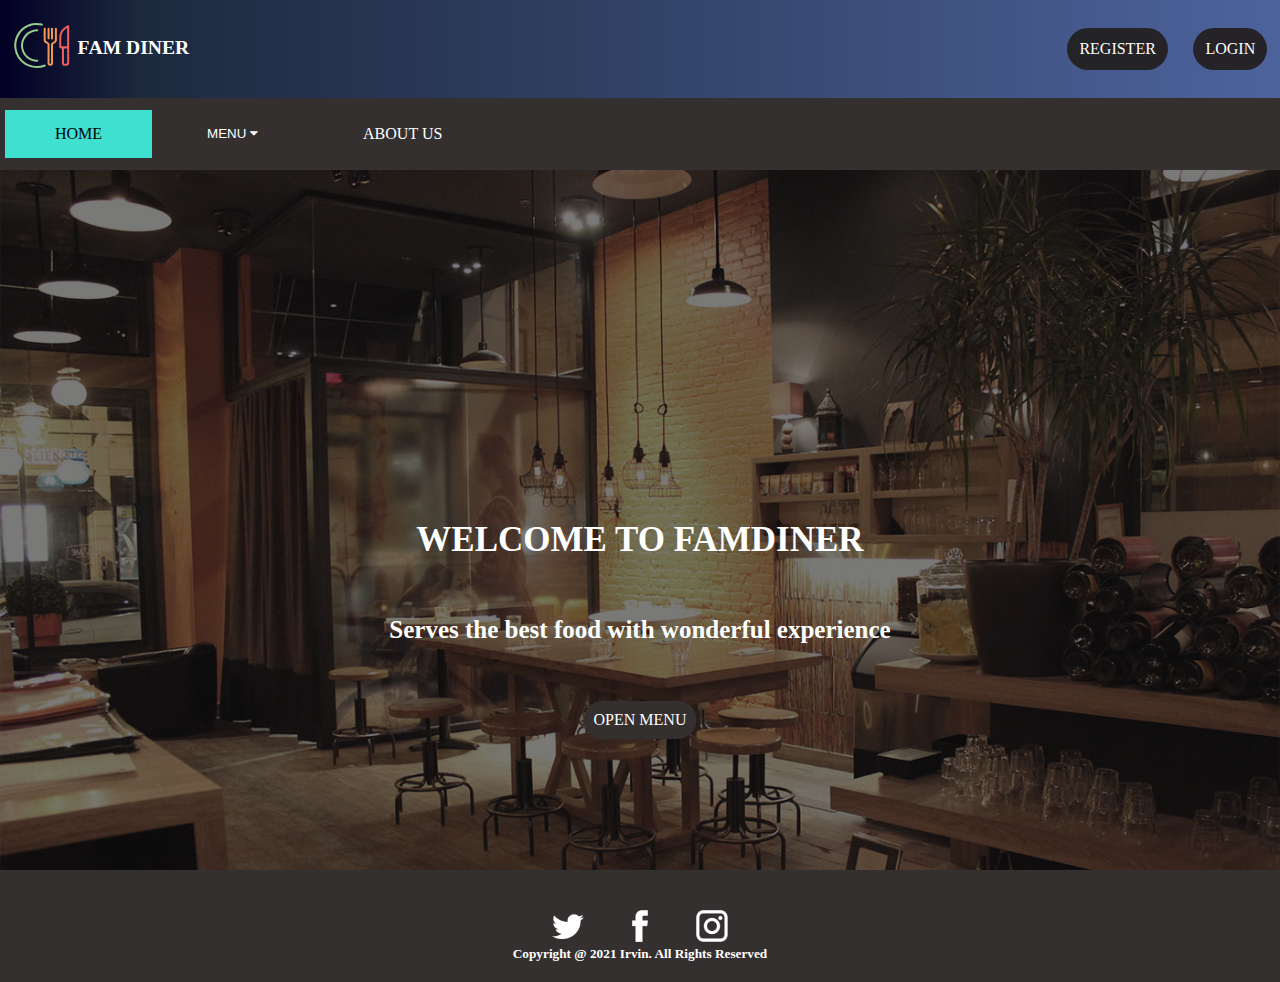
<file: index.html>
<!DOCTYPE html>
<html lang="en">
<head>
    <meta charset="UTF-8">
    <meta http-equiv="X-UA-Compatible" content="IE=edge">
    <meta name="viewport" content="width=device-width, initial-scale=1.0">
    <title>Home</title>
    <link rel="stylesheet" href="home-content.css">
    <link rel="stylesheet" href="header.css">
    <link rel="stylesheet" href="navbar.css">
    <!-- font-awesome.min.css digunakan untuk fa fa-caret-down-->
    <link rel="stylesheet" href="https://cdnjs.cloudflare.com/ajax/libs/font-awesome/4.7.0/css/font-awesome.min.css">
</head>
<body>
    <section class="header">
        <img src="images/logo.svg" alt="" id=logo>
        <div class="nav-header">
            <a href="register.html">REGISTER</a>
            <a href="login.html">LOGIN</a>         
        </div>  
    </section>
    
    <nav class="navbar">
        <a href="" class="button active">HOME</a>
        <div class="dropdown">
            <button class="dropbutton" class="button">MENU <i class="fa fa-caret-down"></i></button>
            <div class="dropdown-content">
                <a href="menu.html#burger">BURGER</a>
                <a href="menu.html#ricepasta">RICE & PASTA</a>
                <a href="menu.html#seafood">SEAFOOD</a>
            </div>
        </div>
        <a href="aboutus.html" class="button">ABOUT US</a>
    </nav>

    <section class="home-content">
        <div class="home-background">
            <h1>WELCOME TO FAMDINER</h1>
            <h6>Serves the best food with wonderful experience</h6>
            <a href="menu.html">OPEN MENU</a>
        </div>
        
        
    </section>

    <section class="footer">
        <div class="link">
            <a href="https://twitter.com/"><img src="images/twitter.png" alt=""></a>
            <a href="https://facebook.com/"><img src="images/facebook.png" alt=""></a>
            <a href="https://instagram.com/"><img src="images/instagram.png" alt=""></a>
        </div>
        
        <h5>Copyright @ 2021 Irvin. All Rights Reserved</h5>
    </section>
    <script src="active.js"></script>
</body>
</html>
</file>
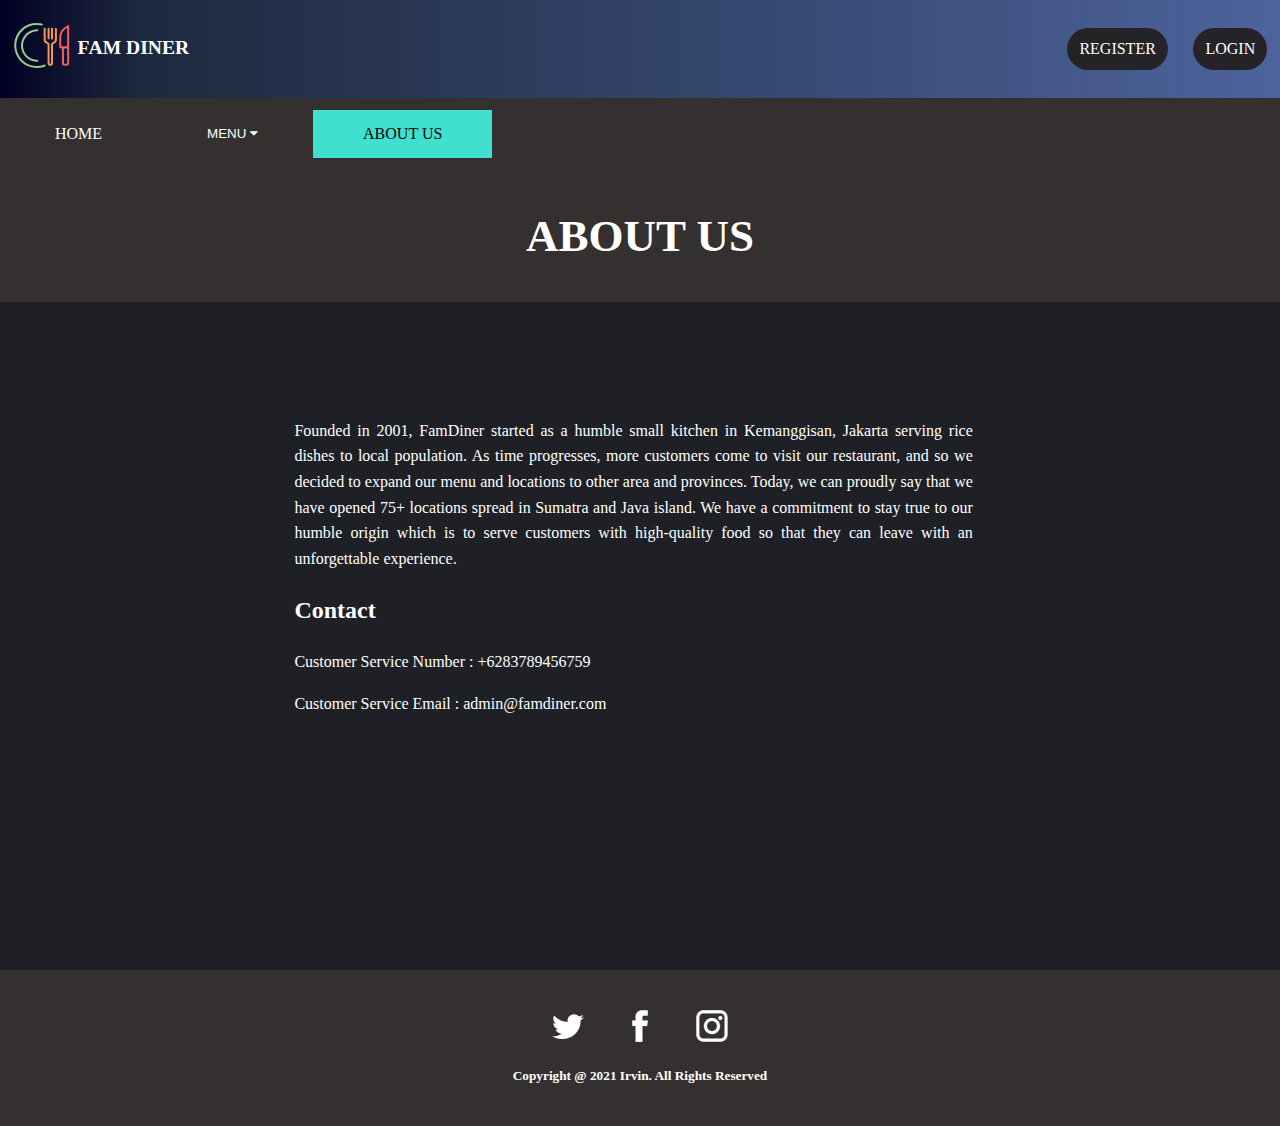
<file: aboutus.html>
<!DOCTYPE html>
<html lang="en">
<head>
    <meta charset="UTF-8">
    <meta http-equiv="X-UA-Compatible" content="IE=edge">
    <meta name="viewport" content="width=device-width, initial-scale=1.0">
    <title>About Us</title>
    <link rel="stylesheet" href="header.css">
    <link rel="stylesheet" href="navbar.css">
    <!-- font-awesome.min.css digunakan untuk fa fa-caret-down-->
    <link rel="stylesheet" href="https://cdnjs.cloudflare.com/ajax/libs/font-awesome/4.7.0/css/font-awesome.min.css">
    <style>
        .aboutus-content{
            display: flex;
            flex-direction: column;
            background-color: rgba(30,32,38,255);
            width: 100%;
            height: 800px;  
            text-align: center;
        }
        
        .aboutus-box{
            width: 53%;
            display: inline-block;
            text-align: justify;
            margin-left: 23%;
            
        }
        .aboutus-box p, .aboutus-box h2{  
            color: white;
        }

        .title h1{
            background-color: rgb(53, 48, 48);
            margin: 0;
            color: white;
            padding: 40px;
            font-size: 45px;
        }
    </style>
</head>
<body>
    <section class="header">
        <img src="images/logo.svg" alt="" id=logo>
        <div class="nav-header">
            <a href="register.html">REGISTER</a>
            <a href="login.html">LOGIN</a>  
        </div>  
    </section>
    
    <nav class="navbar">
        <a href="index.html"  class="button">HOME</a>
        <div class="dropdown">
            <button class="dropbutton"  class="button">MENU <i class="fa fa-caret-down"></i></button>
            <div class="dropdown-content">
                <a href="menu.html#burger">BURGER</a>
                <a href="menu.html#ricepasta">RICE & PASTA</a>
                <a href="menu.html#seafood">SEAFOOD</a>
            </div>
        </div>
        <a href="#"  class="button active">ABOUT US</a>
    </nav>

    <section class="aboutus-content">
        <div class="title">
            <h1>ABOUT US</h1>
        </div>
        <div class="aboutus-box" style="line-height: 1.6; margin-top: 100px;">
                <p>Founded in 2001, FamDiner started as a humble small kitchen in Kemanggisan, Jakarta serving
                    rice dishes to local population. As time progresses, more customers come to visit our restaurant,
                    and so we decided to expand our menu and locations to other area and provinces. Today, we can
                    proudly say that we have opened 75+ locations spread in Sumatra and Java island. We have a
                    commitment to stay true to our humble origin which is to serve customers with high-quality food
                    so that they can leave with an unforgettable experience.</p>

                <h2>Contact</h2>
                <p>Customer Service Number : +6283789456759</p>
                <p>Customer Service Email : admin@famdiner.com</p>
        </div>
        
        
    </section>

    <section class="footer">
        <div class="link">
            <a href="https://twitter.com/"><img src="images/twitter.png" alt=""></a>
            <a href="https://facebook.com/"><img src="images/facebook.png" alt=""></a>
            <a href="https://instagram.com/"><img src="images/instagram.png" alt=""></a>
        </div>
        
        <h5>Copyright @ 2021 Irvin. All Rights Reserved</h5>
    </section>
</body>
</html>
</file>
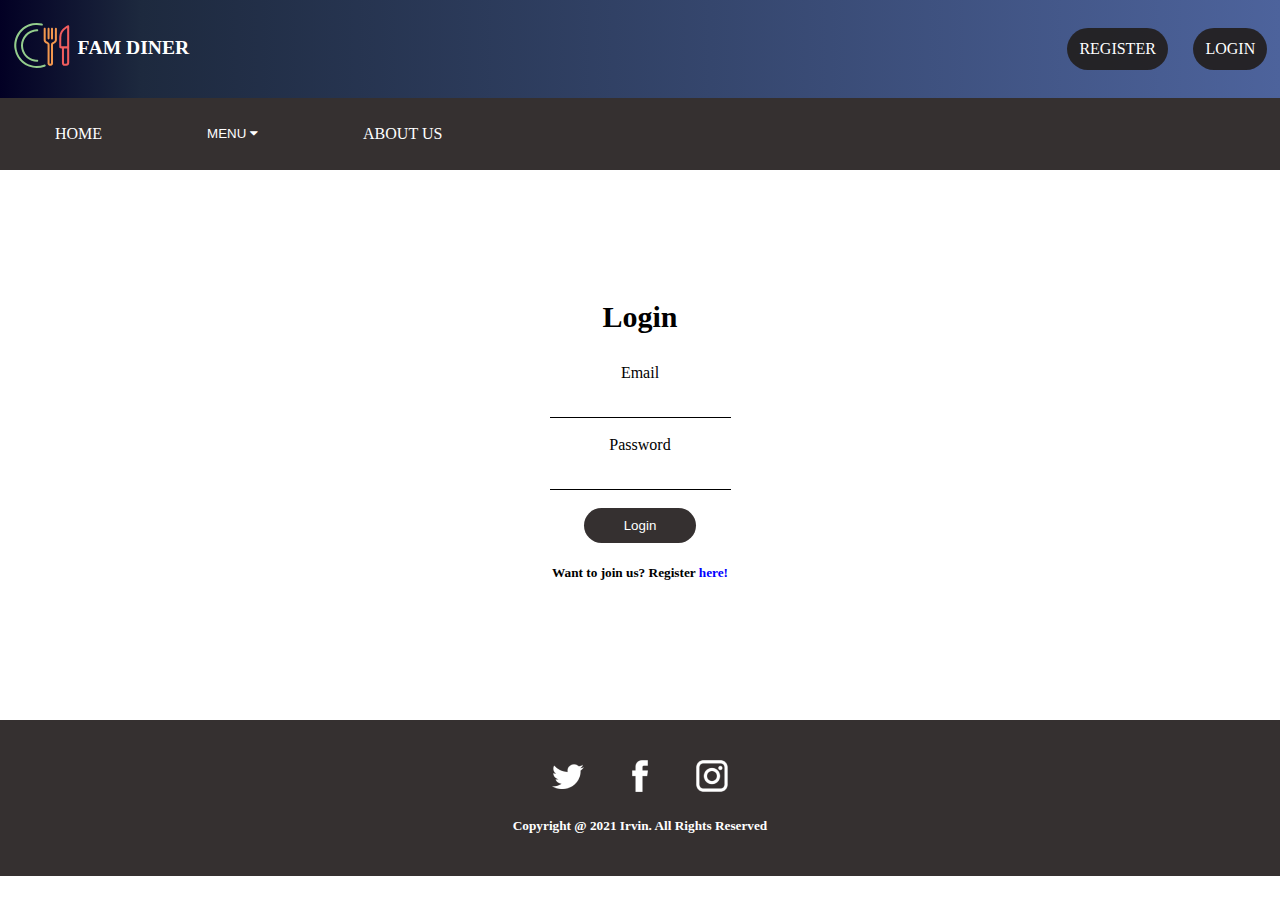
<file: login.html>
<!DOCTYPE html>
<html lang="en">
<head>
    <meta charset="UTF-8">
    <meta http-equiv="X-UA-Compatible" content="IE=edge">
    <meta name="viewport" content="width=device-width, initial-scale=1.0">
    <title>Login</title>
    <link rel="stylesheet" href="header.css">
    <link rel="stylesheet" href="navbar.css">
    <!-- font-awesome.min.css digunakan untuk fa fa-caret-down-->
    <link rel="stylesheet" href="https://cdnjs.cloudflare.com/ajax/libs/font-awesome/4.7.0/css/font-awesome.min.css">
    <style>
        .forms h3, .forms div, .forms button{
            display: flex;
            flex-direction: column;
            align-items: center;
            
        }

        .forms input{
            border: none;
            outline: none;
            border-bottom: solid 1px black;
        }

        .forms button{
            color: white;
            outline: none;
            border: none;
            border-radius: 30px;
            background: none;
            padding: 10px 40px 10px 40px;
            background: rgb(53, 48, 48);
            cursor: pointer;
            
        }

        .login{
            cursor: pointer;
             
        }
        .forms{
            height: 450px;
            margin-top: 100px;
            display: flex;
            flex-direction: column;
            align-items: center;
        }

        .text-register a{
            text-decoration: none;
            color: blue;
        }
    </style>
</head>
<body>
    <section class="header">
        <img src="images/logo.svg" alt="" id=logo>
        <div class="nav-header">
            <a href="register.html">REGISTER</a>
            <a href="#">LOGIN</a>
            
        </div>
        
    </section>
    
    <nav class="navbar">
        <a href="index.html">HOME</a>
        <div class="dropdown">
            <button class="dropbutton">MENU <i class="fa fa-caret-down"></i></button>
            <div class="dropdown-content">
                <a href="menu.html#burger">BURGER</a>
                <a href="menu.html#ricepasta">RICE & PASTA</a>
                <a href="menu.html#seafood">SEAFOOD</a>
            </div>
        </div>
        <a href="aboutus.html">ABOUT US</a>
    </nav>

    <form action="" method="" class="forms">

        <h3 style="font-size: 30px;"><strong>Login</strong></h3>
        <div>
            <label for="name-email">Email</label> <br />
            <input type="email" id="input-email" name="name-email">
        </div>
        <div>
            <br /><label for="name-password">Password</label><br />
            <input type="password" id="input-password" name="name-password">
        </div>
        <br />
        <button type="button" id="submit-login">Login</button>

        <div class="text-register">
            <h5>Want to join us? Register <a href="register.html">here!</a></h5>
        </div>
    </form>

    <section class="footer">
        <div class="link">
            <a href="https://twitter.com/"><img src="images/twitter.png" alt=""></a>
            <a href="https://facebook.com/"><img src="images/facebook.png" alt=""></a>
            <a href="https://instagram.com/"><img src="images/instagram.png" alt=""></a>
        </div>
        <h5>Copyright @ 2021 Irvin. All Rights Reserved</h5>
    </section>
    <script src="validasi.js"></script>
</body>
</html>
</file>
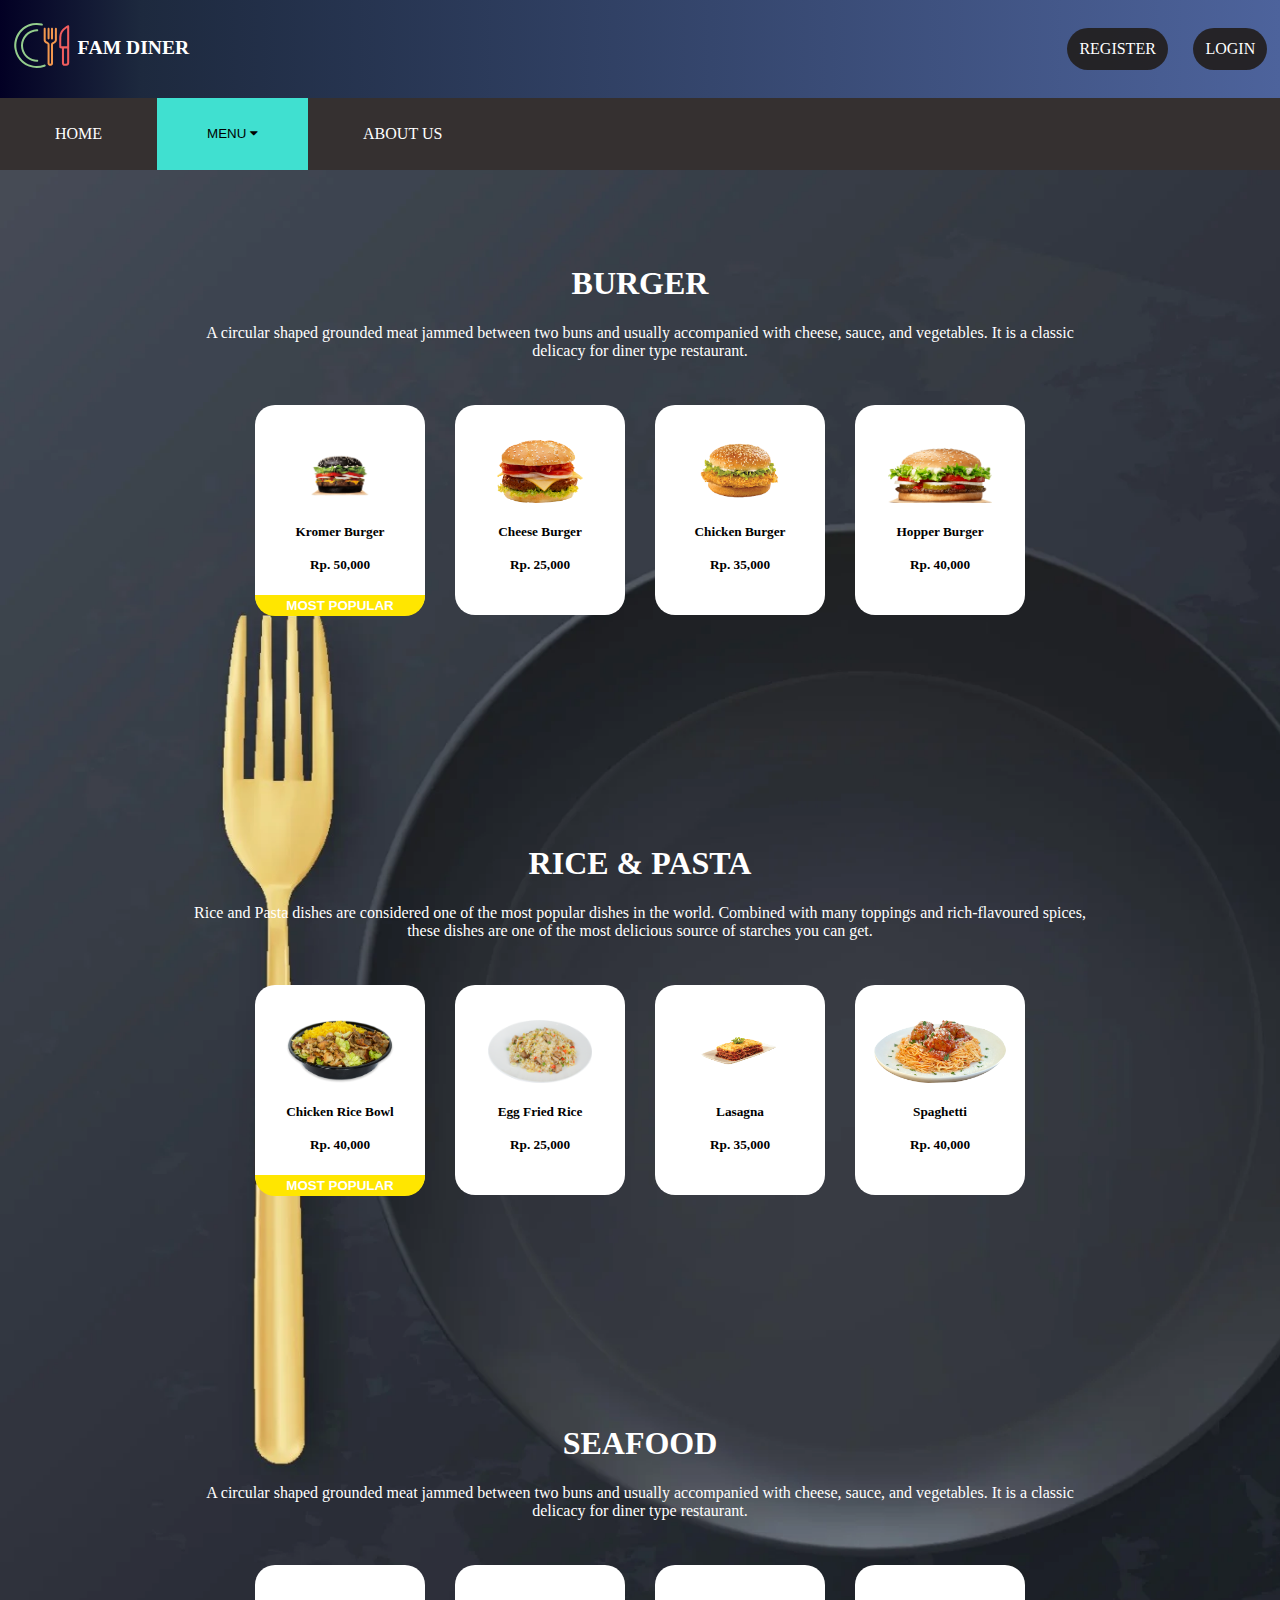
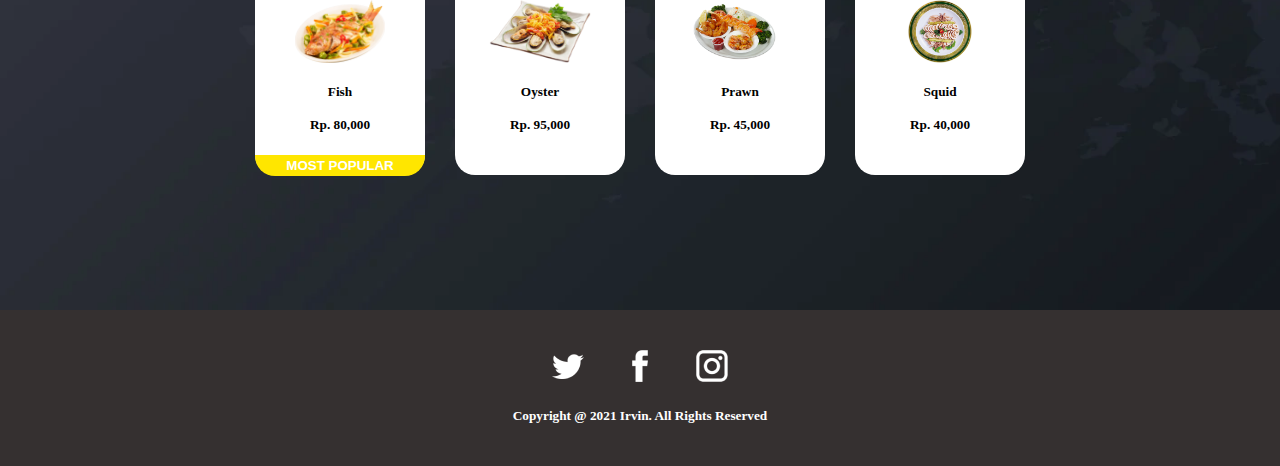
<file: menu.html>
<!DOCTYPE html>
<html lang="en">
<head>
    <meta charset="UTF-8">
    <meta http-equiv="X-UA-Compatible" content="IE=edge">
    <meta name="viewport" content="width=device-width, initial-scale=1.0">
    <title>Menu</title>
    <link rel="stylesheet" href="header.css">
    <link rel="stylesheet" href="navbar.css">
    <link rel="stylesheet" href="menustyle.css">
    <!-- font-awesome.min.css digunakan untuk <i class="fa fa-caret-down"></i> -->
    <link rel="stylesheet" href="https://cdnjs.cloudflare.com/ajax/libs/font-awesome/4.7.0/css/font-awesome.min.css">
</head>
<body>
    <section class="header">
        <img src="images/logo.svg" alt="" id=logo>
        <div class="nav-header">
            <a href="register.html">REGISTER</a>
            <a href="login.html">LOGIN</a>  
            
        </div>
        
    </section>
    
    <nav class="navbar">
        <a href="index.html"  class="button">HOME</a>
        <div class="dropdown">
            <button class="dropbutton active">MENU <i class="fa fa-caret-down"></i></button>
            <div class="dropdown-content">
                <a href="#burger">BURGER</a>
                <a href="#ricepasta">RICE & PASTA</a>
                <a href="#seafood">SEAFOOD</a>
            </div>
        </div>
        <a href="aboutus.html"  class="button">ABOUT US</a>
    </nav>

    <section class="menu-wallpaper">
        <div class="display-block">
            <div class="menu-container" id="burger">
                <div class="flex">
                    <h1>BURGER</h1>
                    <p>A circular shaped grounded meat jammed between two buns and usually accompanied with 
                        cheese, sauce, and vegetables. It is a classic delicacy for diner type restaurant.</p>
                </div>
 
                <div class="menu-box">
                    <img src="images/kromer_burger.png" alt="">
                    <div class="menu-info">
                        <h5>Kromer Burger</h5>
                        <h5>Rp. 50,000</h5>
                        <div class="most-popular">
                           <button><b>MOST POPULAR</b></button>
                        </div>
                    </div>
                </div>
                <div class="menu-box">
                    <img src="images/cheeseburger.png" alt="">
                    <div class="menu-info">
                        <h5>Cheese Burger</h5>
                        <h5>Rp. 25,000</h5>
                    </div>
                </div>
                <div class="menu-box">
                    <img src="images/chicken_burger.png" alt="">
                    <div class="menu-info">
                        <h5>Chicken Burger</h5>
                        <h5>Rp. 35,000</h5>
                    </div>
                </div>
                <div class="menu-box">
                    <img src="images/hopper_burger.png" alt="">
                    <div class="menu-info">
                        <h5>Hopper Burger</h5>
                        <h5>Rp. 40,000</h5>
                    </div>
                </div>
            </div>

            <div class="menu-container" id="ricepasta">
                <div class="flex">
                    <h1>RICE & PASTA</h1>
                    <p>Rice and Pasta dishes are considered one of the most popular dishes in the world.
                        Combined with many toppings and rich-flavoured spices, these dishes are one of the most
                        delicious source of starches you can get.</p>
                </div>
                <div class="menu-box">
                    <img src="images/chicken_ricebowl.png" alt="">
                    <div class="menu-info">
                        <h5>Chicken Rice Bowl</h5>
                        <h5>Rp. 40,000</h5>
                        <div class="most-popular">
                            <button><b>MOST POPULAR</b></button>
                         </div>
                    </div>
                </div>
                <div class="menu-box">
                    <img src="images/egg_fried_rice.png" alt="">
                    <div class="menu-info">
                        <h5>Egg Fried Rice</h5>
                        <h5>Rp. 25,000</h5>
                    </div>
                </div>
                <div class="menu-box">
                    <img src="images/lasagna.png" alt="" width="80px">
                    <div class="menu-info">
                        <h5>Lasagna</h5>
                        <h5>Rp. 35,000</h5>
                    </div>
                </div>
                <div class="menu-box">
                    <img src="images/spaghetti.png" alt="">
                    <div class="menu-info">
                        <h5>Spaghetti</h5>
                        <h5>Rp. 40,000</h5>
                    </div>
                </div>
            </div>

            <div class="menu-container" id="seafood">
                <div class="flex">
                    <h1>SEAFOOD</h1>
                    <p>A circular shaped grounded meat jammed between two buns and usually accompanied with 
                        cheese, sauce, and vegetables. It is a classic delicacy for diner type restaurant.</p>
                </div>
 
                <div class="menu-box">
                    <img src="images/fish.png" alt="">
                    <div class="menu-info">
                        <h5>Fish</h5>
                        <h5>Rp. 80,000</h5>
                        <div class="most-popular">
                            <button><b>MOST POPULAR</b></button>
                         </div>
                    </div>
                </div>
                <div class="menu-box">
                    <img src="images/Oyster.png" alt="">
                    <div class="menu-info">
                        <h5>Oyster</h5>
                        <h5>Rp. 95,000</h5>
                    </div>
                </div>
                <div class="menu-box">
                    <img src="images/Prawn.png" alt="">
                    <div class="menu-info">
                        <h5>Prawn</h5>
                        <h5>Rp. 45,000</h5>
                    </div>
                </div>
                <div class="menu-box">
                    <img src="images/squid.png" alt="">
                    <div class="menu-info">
                        <h5>Squid</h5>
                        <h5>Rp. 40,000</h5>
                    </div>
                </div>
            </div>
        </div>
        
    </section>

    <section class="footer">
        <div class="link">
            <a href="https://twitter.com/"><img src="images/twitter.png" alt=""></a>
            <a href="https://facebook.com/"><img src="images/facebook.png" alt=""></a>
            <a href="https://instagram.com/"><img src="images/instagram.png" alt=""></a>
        </div>
        
        <h5>Copyright @ 2021 Irvin. All Rights Reserved</h5>
    </section>
    <script src="active.js"></script>
</html>
</file>
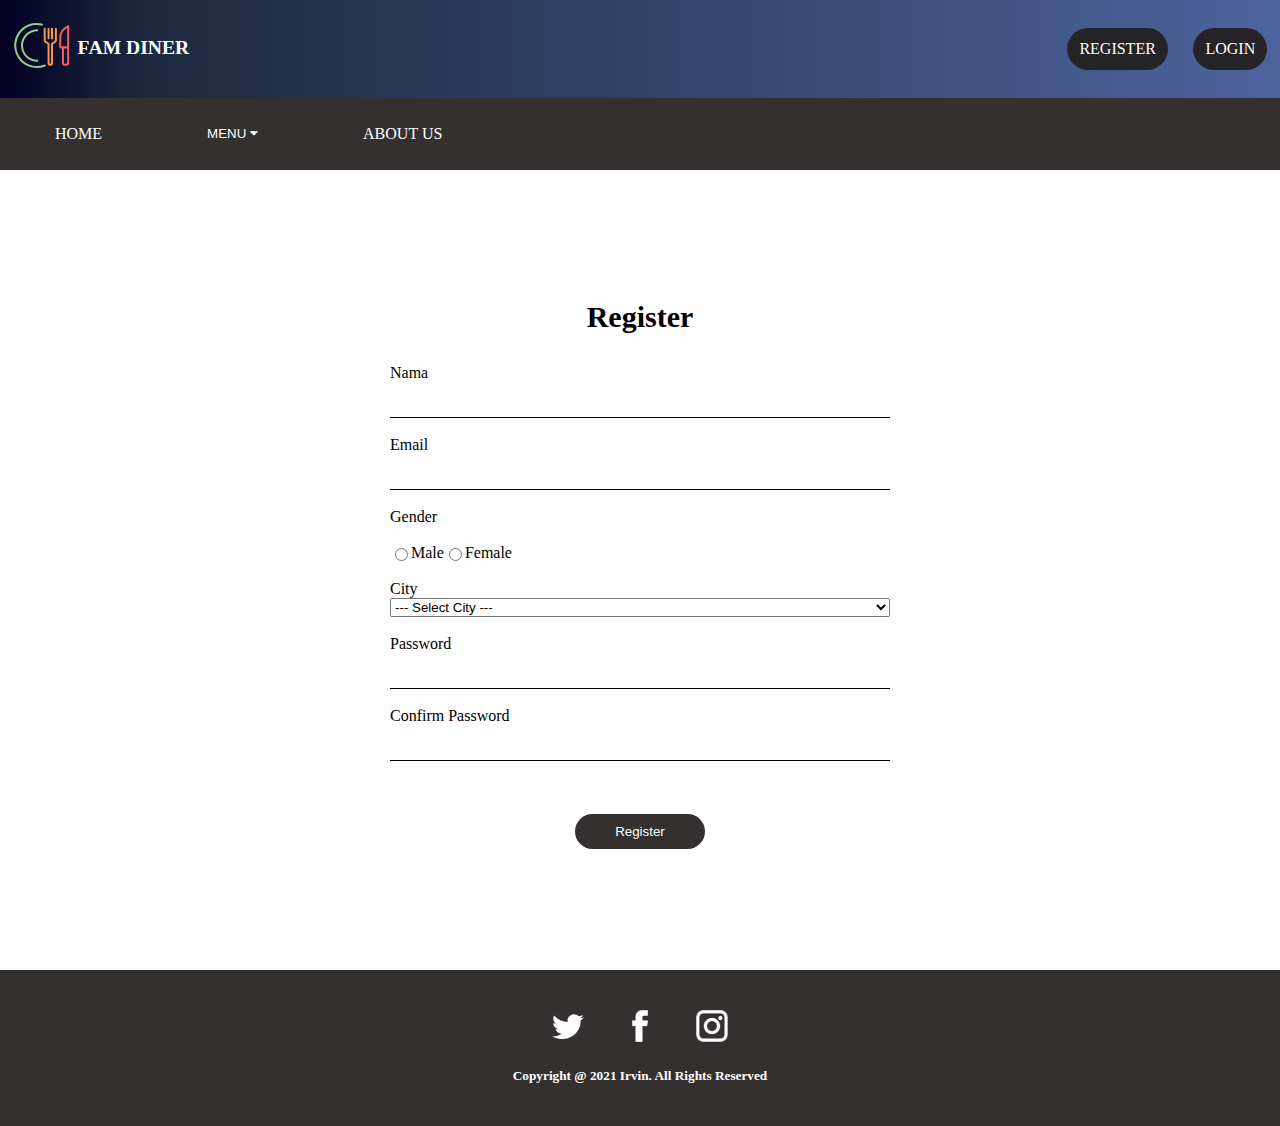
<file: register.html>
<!DOCTYPE html>
<html lang="en">
<head>
    <meta charset="UTF-8">
    <meta http-equiv="X-UA-Compatible" content="IE=edge">
    <meta name="viewport" content="width=device-width, initial-scale=1.0">
    <title>Register</title>
    <link rel="stylesheet" href="header.css">
    <link rel="stylesheet" href="navbar.css">
    <!-- font-awesome.min.css digunakan untuk fa fa-caret-down-->
    <link rel="stylesheet" href="https://cdnjs.cloudflare.com/ajax/libs/font-awesome/4.7.0/css/font-awesome.min.css">
    <style>
         .forms h3, .forms div, .forms button{
            display: flex;
            flex-direction: column;
            align-items: left;
            
        }

        .forms input{
            border: none;
            outline: none;
            border-bottom: solid 1px black;
        }

        .forms button{
            color: white;
            outline: none;
            border: none;
            border-radius: 30px;
            background: none;
            padding: 10px 40px 10px 40px;
            background: rgb(53, 48, 48);
            cursor: pointer;
            
        }

        .forms{
            height: 700px;
            margin-top: 100px;
            display: flex;
            flex-direction: column;
            align-items: center;
        }
        
        .form-container{
            width: 500px;
            height: 450px;
            
        }

        .form-container .baris-radio{
            display: flex;
            flex-direction: row;
            
        }
    </style>
</head>
<body>
    <section class="header">
        <img src="images/logo.svg" alt="" id=logo>
        <div class="nav-header">
            <a href="#">REGISTER</a>
            <a href="login.html">LOGIN</a>
            
        </div>
        
    </section>
    
    <nav class="navbar">
        <a href="index.html">HOME</a>
        <div class="dropdown">
            <button class="dropbutton">MENU <i class="fa fa-caret-down"></i></button>
            <div class="dropdown-content">
                <a href="menu.html#burger">BURGER</a>
                <a href="menu.html#ricepasta">RICE & PASTA</a>
                <a href="menu.html#seafood">SEAFOOD</a>
            </div>
        </div>
        <a href="aboutus.html">ABOUT US</a>
    </nav>
    
        <form action="" method="" class="forms">
            <h3 style="font-size: 30px;"><strong>Register</strong></h3>
            <div class="form-container">
                <div>
                    <label for="nama">Nama</label> <br />
                    <input type="text" id="input-nama" name="nama"><br />
                </div>

                <div>
                    <label for="name-email">Email</label> <br />
                    <input type="email" id="regis-email" name="name-email"><br />
                </div>

                <div>
                    <label for="name-gender">Gender</label><br />
                    <div class="baris-radio">
                        <input type="radio" name="name-gender" id="male" value="Male">
                        <label for="male">Male</label>
                        <input type="radio" name="name-gender" id="female" value="Female">
                        <label for="female">Female</label>
                    </div>
                </div>

                <div>
                    <br /><label for="name-city">City</label>
                    <select name="name-city" id="city">
                        <option value="0" default>--- Select City ---</option>
                        <option value="1">Jakarta</option>
                        <option value="2">Bandung</option>
                        <option value="3">Surabaya</option>
                    </select>
                </div>

                <div>
                    <br /><label for="name-password">Password</label><br />
                    <input type="password" id="input-password-regis" name="name-password">
                </div>
                    
                <div>
                    <br /><label for="name-confirm-password">Confirm Password</label><br />
                    <input type="password" id="input-confirm-password" name="name-confirm-password">
                </div>
                
                
            </div>
            <button type="button" id="submit-register">Register</button>
        </form>
    </div>

    <section class="footer">
        <div class="link">
            <a href="https://twitter.com/"><img src="images/twitter.png" alt=""></a>
            <a href="https://facebook.com/"><img src="images/facebook.png" alt=""></a>
            <a href="https://instagram.com/"><img src="images/instagram.png" alt=""></a>
        </div>
        
        <h5>Copyright @ 2021 Irvin. All Rights Reserved</h5>
    </section>
    <script src="validasiRegis.js"></script>
</body>
</html>
</file>
<file: home-content.css>
.home-background{
    padding: 0;
    margin: 0;
    background:linear-gradient(rgba(0, 0, 0, 0.5), rgba(0, 0, 0, 0.5)), url(images/background_home.jpg);
    background-size: cover;
    width: 100%;
    height: 700px;
}

h1, h2, h3, h4, h5, h6, p{
    margin: 0;
}

h1, h6, .home-background a{
    color: white;
    text-align: center;
    position: absolute;
    left: 50%;
    transform: translate(-50%, -50%);
}

h1{
    top: 60%;
    font-size: 35px;
}

h6{
    font-size: 25px;
    top: 70%;
}

.home-background a{
    top: 80%;
    text-decoration: none;
    background: rgb(53, 48, 48);
    padding: 10px;
    border-radius: 30px;
}
</file>
<file: header.css>
body{
    margin: 0;
    padding: 0;
}

.header{
    background: linear-gradient(90deg, rgba(2,0,36,1) 0%, rgba(29,41,62,1) 11%, rgba(77,99,156,1) 100%);
    display :flex;
    flex-direction: row;
    justify-content: space-between;
    align-items: center;
}

.header .nav-header{
    display :flex;
    flex-direction: row;
}

#logo{
    width: 200px;
    padding-left: 10px;
    padding: 10px;
}

.nav-header{
    display: flex;
    
}

.nav-header a{
    text-decoration: none;
    color: white;
    text-align: center;
    margin-inline: 1vw;
    background-color: rgba(34, 31, 31, 0.932);
    padding: 12px;
    border-radius: 30px;
}

@media only screen and (max-width: 600px) {
    .header{
        flex-direction: column;
        padding: 20px;
    }
}
</file>
<file: navbar.css>
.navbar{
    background: rgb(53, 48, 48);
    display :flex;
    flex-direction: row;
    align-items: center;
    height: 8vh;
}

.navbar a{
    text-decoration: none;
    color: white;
    padding: 15px;
    float: left;
    margin-inline: 5px;
    
}

.navbar a, .navbar button{
    padding-inline: 50px;
}

.dropbutton{
    background: none;
    outline: none;
    border: none;
    color: white;
    text-decoration: none;
    height: 100%;
}

.dropdown{
    display: flex;
    height: 100%;
    position: relative;
    
    justify-content: center;
    align-items: center;
}

.navbar .active, .dropbutton .active{
    color: black;
}



.navbar a:hover, .dropbutton:hover .dropbutton, .active{
    background: turquoise;
    color: black;
}


.dropdown-content{
    display: none;
    position: absolute;
    background-color: rgb(53, 48, 48);
    min-width: 100px;
    z-index: 1;
    top: 8vh;
    left: 2px;
    
}

.dropdown-content a {
    float: none;
    color: black;
    text-decoration: none;
    display: block;
    align-items: center;
    top: 8vh;
    width: 40px;
}

.dropdown-content a:hover, .dropdown button:hover{
    background-color: turquoise;
    color: black;
}

.dropdown:hover .dropdown-content {
    display: block;
}

.dropdown-content a{
    text-decoration: none;
    color: white;
}

.footer{
    display: flex;
    flex-direction: column;
    background: rgb(53, 48, 48);
    
    align-items: center;
    padding: 20px;
}

.link{
    display: flex;
    flex-direction: row;
    padding-top: 20px;
    padding-inline: 40px;
    
}
.footer a{
    padding-inline: 20px;
}

.footer h5{
    color: white;
}
</file>
<file: menustyle.css>
.menu-wallpaper{
    padding: 0;
    margin: 0;
    background:url(images/background_menu.png);
    background-size: cover;
    width: 100%;
    display: flex;
    flex-direction: row;
    justify-content: center;
    text-align: center;
}

.menu-container{
    margin-top: 100px;
    display: flex;
    flex-direction: row;
    width: 800px;
    height: 480px;
    align-items: center;
    justify-content: center;
}

.flex p{
    width: 900px;
}

.display-block{
    display: block;
}

.menu-box{
    background-color: white;
    height: 210px;
    width: 30%;
    margin-inline: 15px;
    border-radius: 20px;
    
}

.flex{
    position: absolute;
    margin-bottom: 400px;
}

.menu-box img{
    margin-top: 35px;
    height: 30%;
}

.menu-info h5{
    height: 30%;
    margin: 17px;
    
}

.flex h1, p{
    color: white;
}

.most-popular button{
    outline: none;
    border: none;
    color: white;
    background-color: rgb(255, 230, 0);
    width: 100%;
    margin-top: 5px;
    padding: 3px;
    border-radius: 0 0 20px 20px;
}
</file>
